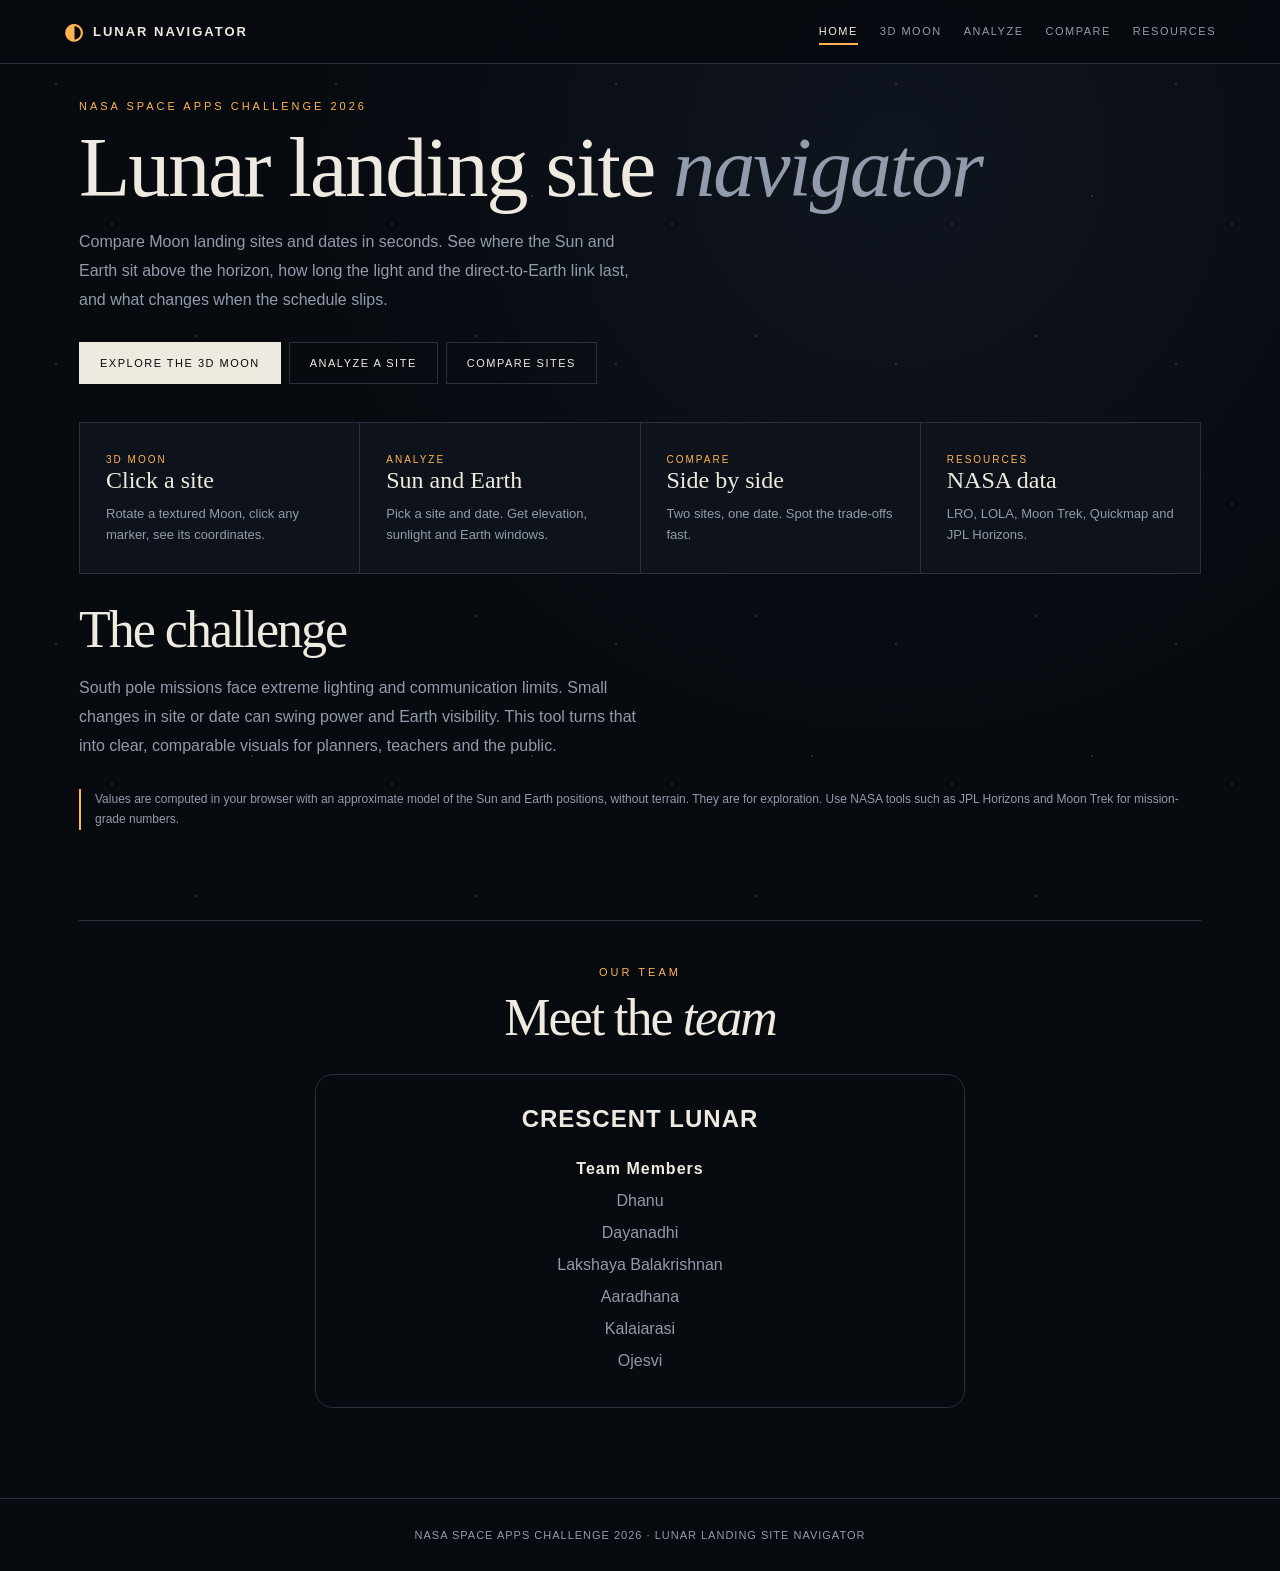
<file: index.html>
<!DOCTYPE html>
<html lang="en">
    <head>
        <meta charset="UTF-8">
        <meta name="viewport" content="width=device-width,initial-scale=1">
        <title>Lunar Navigator | Moon Landing Site Explorer</title>
        <link rel="stylesheet" href="style.css">
    </head>
<body>
<main>
<p class="eyebrow">NASA SPACE APPS CHALLENGE 2026</p>
<h1>Lunar landing site <em>navigator</em></h1>
<p class="lead">Compare Moon landing sites and dates in seconds. See where the Sun and Earth sit above the horizon, how long the light and the direct-to-Earth link last, and what changes when the schedule slips.</p>
<a class="btn p" href="moon.html">EXPLORE THE 3D MOON</a><a class="btn" href="analyze.html">ANALYZE A SITE</a><a class="btn" href="compare.html">COMPARE SITES</a>
<div class="grid g4">
<a class="card" href="moon.html"><span>3D MOON</span><h3>Click a site</h3><p>Rotate a textured Moon, click any marker, see its coordinates.</p></a>
<a class="card" href="analyze.html"><span>ANALYZE</span><h3>Sun and Earth</h3><p>Pick a site and date. Get elevation, sunlight and Earth windows.</p></a>
<a class="card" href="compare.html"><span>COMPARE</span><h3>Side by side</h3><p>Two sites, one date. Spot the trade-offs fast.</p></a>
<a class="card" href="resources.html"><span>RESOURCES</span><h3>NASA data</h3><p>LRO, LOLA, Moon Trek, Quickmap and JPL Horizons.</p></a></div>
<h2>The challenge</h2>
<p class="lead">South pole missions face extreme lighting and communication limits. Small changes in site or date can swing power and Earth visibility. This tool turns that into clear, comparable visuals for planners, teachers and the public.</p>
<div class="note">Values are computed in your browser with an approximate model of the Sun and Earth positions, without terrain. They are for exploration. Use NASA tools such as JPL Horizons and Moon Trek for mission-grade numbers.</div>
<section class="team-section">
    <p class="eyebrow">OUR TEAM</p>
    <h2>Meet the <em>team</em></h2>

    <div class="team-card">
        <h3>CRESCENT LUNAR</h3>

        <p class="team-members">
            <strong>Team Members</strong><br>
            Dhanu<br>
            Dayanadhi<br>
            Lakshaya Balakrishnan<br>
            Aaradhana<br>
            Kalaiarasi<br>
            Ojesvi
        </p>
    </div>
</section>
</main>
<script src="common.js"></script>
</body>
</html>
</file>
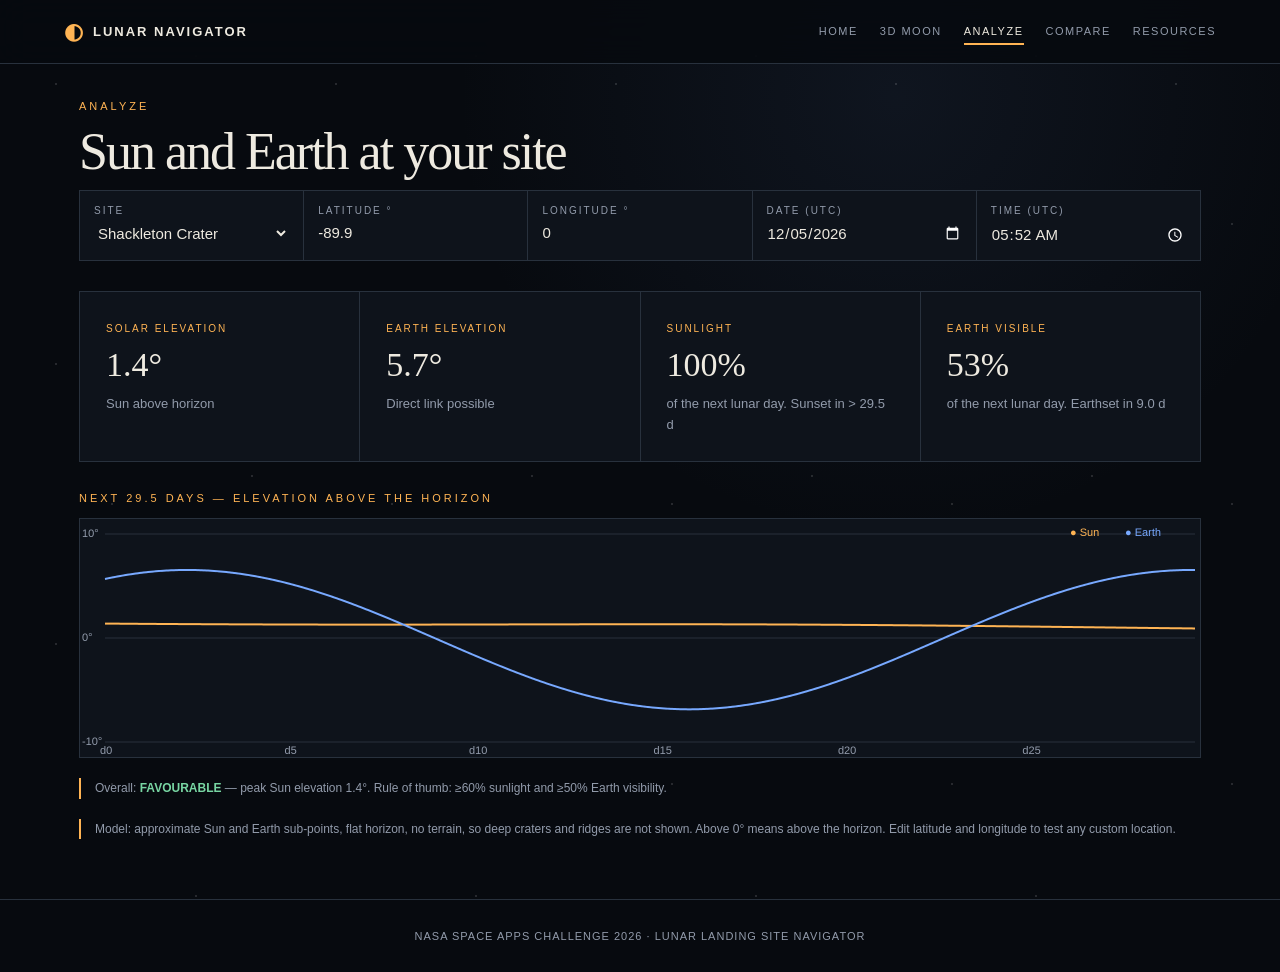
<file: analyze.html>
<!DOCTYPE html><html lang="en"><head><meta charset="UTF-8"><meta name="viewport" content="width=device-width,initial-scale=1"><title>Analyze | Lunar Navigator</title><link rel="stylesheet" href="style.css"></head><body>
<main><p class="eyebrow">ANALYZE</p><h2>Sun and Earth at your site</h2>
<div class="ctl"><label>SITE<select id="site"></select></label><label>LATITUDE °<input id="la" type="number" step="0.01"></label><label>LONGITUDE °<input id="lo" type="number" step="0.01"></label><label>DATE (UTC)<input id="d" type="date"></label><label>TIME (UTC)<input id="t" type="time"></label></div>
<div class="grid g4" id="cards"></div>
<p class="eyebrow">NEXT 29.5 DAYS — ELEVATION ABOVE THE HORIZON</p><canvas class="chart" id="ch"></canvas>
<div class="note" id="ver"></div>
<div class="note">Model: approximate Sun and Earth sub-points, flat horizon, no terrain, so deep craters and ridges are not shown. Above 0° means above the horizon. Edit latitude and longitude to test any custom location.</div></main>
<script src="common.js"></script><script>
const $=id=>document.getElementById(id);$("site").innerHTML=siteOptions();
const [d0,t0]=nowLocal();$("d").value=new Date().toISOString().slice(0,10);$("t").value=new Date().toISOString().slice(11,16);
function setSite(i){$("site").value=i;$("la").value=SITES[i].lat;$("lo").value=SITES[i].lon;run()}
function run(){const la=+$("la").value,lo=+$("lo").value,ms=Date.parse($("d").value+"T"+$("t").value+":00Z");if(isNaN(ms))return;
 const m=metrics(la,lo,ms),c=(l,v,s)=>`<div class="card"><span>${l}</span><b>${v}</b><small>${s}</small></div>`;
 $("cards").innerHTML=c("SOLAR ELEVATION",m.sun.toFixed(1)+"°",m.sun>0?"Sun above horizon":"Sun below horizon")+c("EARTH ELEVATION",m.earth.toFixed(1)+"°",m.earth>0?"Direct link possible":"No direct line to Earth")+
  c("SUNLIGHT",m.sp.toFixed(0)+"%","of the next lunar day. "+m.sunT)+c("EARTH VISIBLE",m.ep.toFixed(0)+"%","of the next lunar day. "+m.earthT);
 $("ver").innerHTML=`Overall: <b class="${m.v[1]}">${m.v[0]}</b> — peak Sun elevation ${m.maxSun.toFixed(1)}°. Rule of thumb: ≥60% sunlight and ≥50% Earth visibility.`;
 chart($("ch"),m.a)}
$("site").onchange=e=>setSite(+e.target.value);["la","lo","d","t"].forEach(i=>$(i).oninput=run);
addEventListener("resize",run);setSite(+(new URLSearchParams(location.search).get("site")||0));
</script></body></html>
</file>
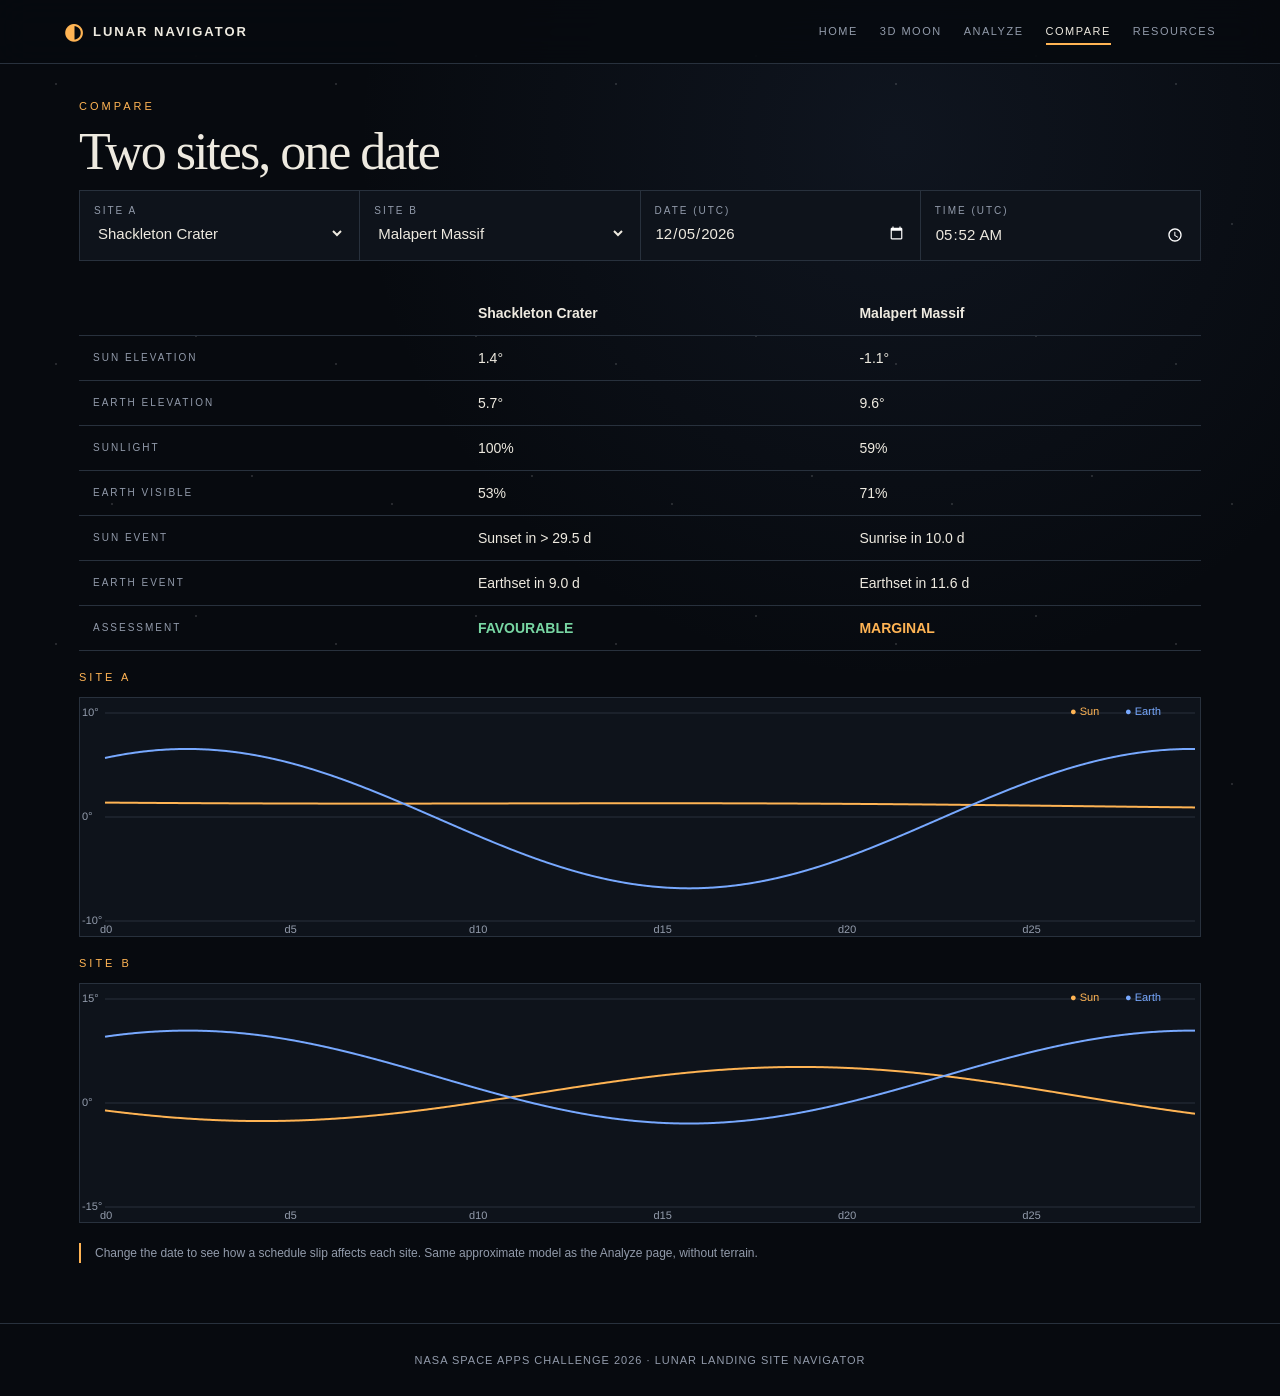
<file: compare.html>
<!DOCTYPE html><html lang="en"><head><meta charset="UTF-8"><meta name="viewport" content="width=device-width,initial-scale=1"><title>Compare | Lunar Navigator</title><link rel="stylesheet" href="style.css"></head><body>
<main><p class="eyebrow">COMPARE</p><h2>Two sites, one date</h2>
<div class="ctl"><label>SITE A<select id="a"></select></label><label>SITE B<select id="b"></select></label><label>DATE (UTC)<input id="d" type="date"></label><label>TIME (UTC)<input id="t" type="time"></label></div>
<div class="grid" style="background:none;border:0;margin-bottom:0"><table id="tb"></table></div>
<p class="eyebrow" style="margin-top:20px">SITE A</p><canvas class="chart" id="c1"></canvas>
<p class="eyebrow" style="margin-top:20px">SITE B</p><canvas class="chart" id="c2"></canvas>
<div class="note">Change the date to see how a schedule slip affects each site. Same approximate model as the Analyze page, without terrain.</div></main>
<script src="common.js"></script><script>
const $=id=>document.getElementById(id);$("a").innerHTML=$("b").innerHTML=siteOptions();$("a").value=0;$("b").value=1;
$("d").value=new Date().toISOString().slice(0,10);$("t").value=new Date().toISOString().slice(11,16);
function run(){const ms=Date.parse($("d").value+"T"+$("t").value+":00Z");if(isNaN(ms))return;
 const A=SITES[$("a").value],B=SITES[$("b").value],a=metrics(A.lat,A.lon,ms),b=metrics(B.lat,B.lon,ms);
 const r=(l,f)=>`<tr><th>${l}</th><td>${f(a)}</td><td>${f(b)}</td></tr>`;
 $("tb").innerHTML=`<tr><th></th><td><b>${A.n}</b></td><td><b>${B.n}</b></td></tr>`+r("SUN ELEVATION",m=>m.sun.toFixed(1)+"°")+r("EARTH ELEVATION",m=>m.earth.toFixed(1)+"°")+
  r("SUNLIGHT",m=>m.sp.toFixed(0)+"%")+r("EARTH VISIBLE",m=>m.ep.toFixed(0)+"%")+r("SUN EVENT",m=>m.sunT)+r("EARTH EVENT",m=>m.earthT)+r("ASSESSMENT",m=>`<b class="${m.v[1]}">${m.v[0]}</b>`);
 chart($("c1"),a.a);chart($("c2"),b.a)}
["a","b","d","t"].forEach(i=>$(i).oninput=run);addEventListener("resize",run);run();
</script></body></html>
</file>
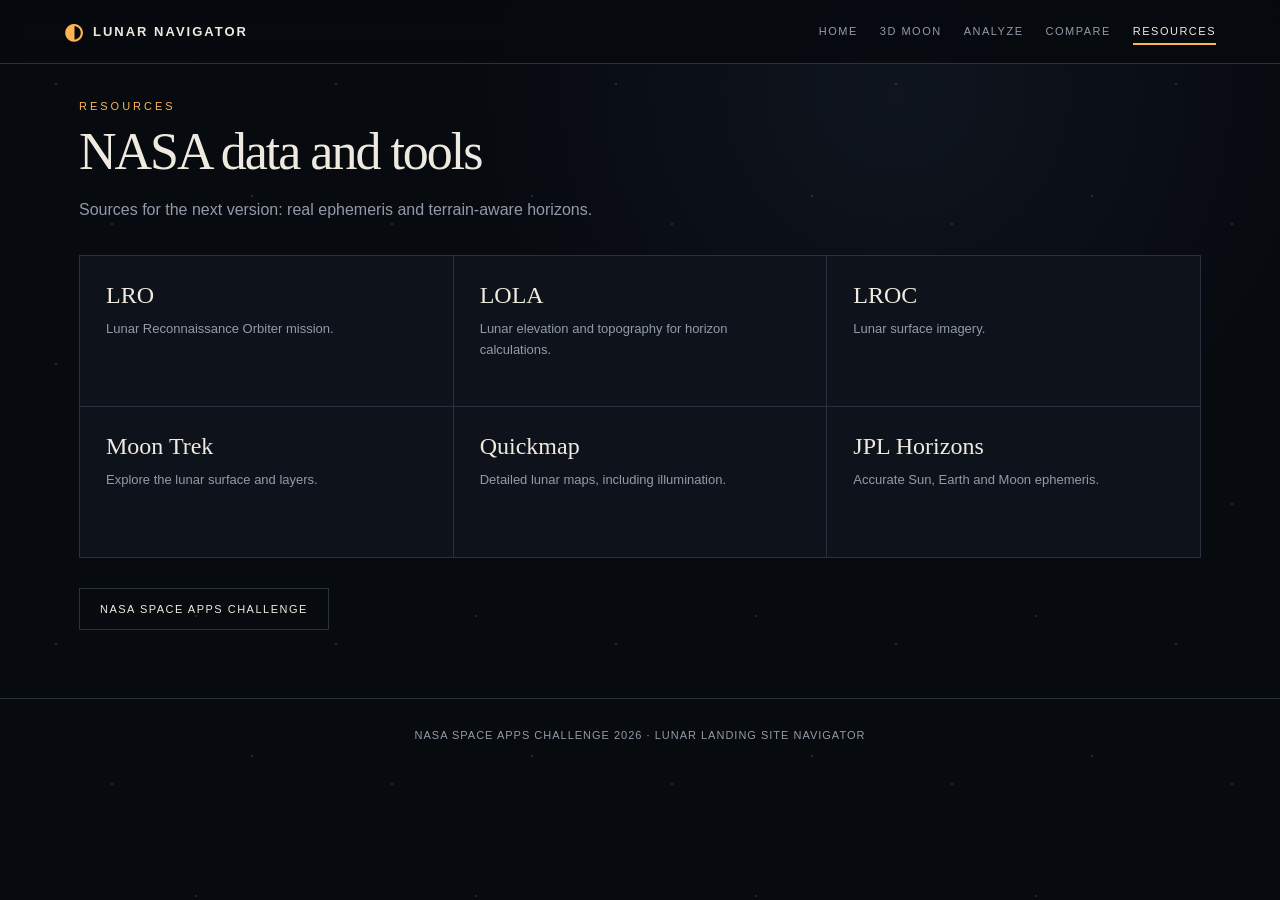
<file: resources.html>
<!DOCTYPE html><html lang="en"><head><meta charset="UTF-8"><meta name="viewport" content="width=device-width,initial-scale=1"><title>Resources | Lunar Navigator</title><link rel="stylesheet" href="style.css"></head><body>
<main><p class="eyebrow">RESOURCES</p><h2>NASA data and tools</h2>
<p class="lead">Sources for the next version: real ephemeris and terrain-aware horizons.</p>
<div class="grid g3">
<a class="card" target="_blank" rel="noopener" href="https://science.nasa.gov/mission/lro/"><h3>LRO</h3><p>Lunar Reconnaissance Orbiter mission.</p></a>
<a class="card" target="_blank" rel="noopener" href="https://science.nasa.gov/mission/lro/lola/"><h3>LOLA</h3><p>Lunar elevation and topography for horizon calculations.</p></a>
<a class="card" target="_blank" rel="noopener" href="https://science.nasa.gov/mission/lro/spacecraft-and-instruments/"><h3>LROC</h3><p>Lunar surface imagery.</p></a>
<a class="card" target="_blank" rel="noopener" href="https://trek.nasa.gov/moon/"><h3>Moon Trek</h3><p>Explore the lunar surface and layers.</p></a>
<a class="card" target="_blank" rel="noopener" href="https://quickmap.lroc.asu.edu/"><h3>Quickmap</h3><p>Detailed lunar maps, including illumination.</p></a>
<a class="card" target="_blank" rel="noopener" href="https://ssd.jpl.nasa.gov/horizons/"><h3>JPL Horizons</h3><p>Accurate Sun, Earth and Moon ephemeris.</p></a></div>
<a class="btn" target="_blank" rel="noopener" href="https://www.spaceappschallenge.org/">NASA SPACE APPS CHALLENGE</a></main>
<script src="common.js"></script></body></html>
</file>
<file: style.css>
:root{--bg:#070a0f;--sf:#0e131b;--sf2:#151c27;--line:#28313d;--text:#eeeae0;--muted:#929bab;--or:#ffb454;--bl:#78a9ff;--gr:#78d6a3;--serif:Georgia,serif;--sans:Inter,"Segoe UI",Arial,sans-serif}
*{margin:0;padding:0;box-sizing:border-box}html{scroll-behavior:smooth}
body{background:radial-gradient(circle at 70% 10%,rgba(65,88,130,.14),transparent 35%),var(--bg);color:var(--text);font-family:var(--sans);min-height:100vh;overflow-x:hidden}
a{color:inherit;text-decoration:none}button,input,select{font:inherit}
.stars{position:fixed;inset:0;z-index:-1;pointer-events:none;opacity:.45;background-size:280px 280px;background-image:radial-gradient(1px 1px at 20% 30%,#fff,transparent),radial-gradient(1px 1px at 70% 20%,#fff,transparent),radial-gradient(1px 1px at 40% 80%,#fff,transparent),radial-gradient(1px 1px at 90% 70%,#fff,transparent)}
.navbar{position:fixed;top:0;left:0;right:0;height:64px;display:flex;align-items:center;justify-content:space-between;padding:0 5%;background:rgba(7,10,15,.85);border-bottom:1px solid var(--line);backdrop-filter:blur(16px);z-index:99}
.logo{font-size:13px;font-weight:700;letter-spacing:2px;display:flex;gap:8px;align-items:center}.logo span{color:var(--or);font-size:22px}
.navbar nav{display:flex;gap:22px}.navbar nav a{color:var(--muted);font-size:11px;letter-spacing:1.5px;padding:6px 0;border-bottom:2px solid transparent}
.navbar nav a:hover,.navbar nav a.on{color:var(--text);border-color:var(--or)}
main{max-width:1250px;margin:auto;padding:100px 5% 60px}
.eyebrow{color:var(--or);font-size:11px;letter-spacing:3px;margin-bottom:14px}
h1,h2{font-family:var(--serif);font-weight:400;letter-spacing:-2px;line-height:1}
h1{font-size:clamp(44px,7vw,84px)}h1 em{color:var(--muted)}h2{font-size:clamp(32px,4.5vw,52px);margin-bottom:12px}
.lead{color:var(--muted);line-height:1.8;max-width:560px;margin:18px 0 28px}
.btn{display:inline-block;padding:14px 20px;border:1px solid var(--line);font-size:11px;letter-spacing:1.5px;margin:0 8px 8px 0;cursor:pointer;background:none;color:var(--text)}
.btn.p{background:var(--text);color:#080a0e;border-color:var(--text)}.btn:hover{border-color:var(--or)}
.grid{display:grid;gap:1px;background:var(--line);border:1px solid var(--line);margin:30px 0}
.g4{grid-template-columns:repeat(4,1fr)}.g3{grid-template-columns:repeat(3,1fr)}.g2{grid-template-columns:1fr 1fr}
.card{background:var(--sf);padding:26px;min-height:150px;display:block}a.card:hover{background:var(--sf2)}
.card h3{font-family:var(--serif);font-weight:400;font-size:24px;margin-bottom:10px}.card p,.card small{color:var(--muted);font-size:13px;line-height:1.6}
.card b{display:block;font-family:var(--serif);font-weight:400;font-size:34px;margin:10px 0}.card span{color:var(--or);font-size:10px;letter-spacing:2px}
.good{color:var(--gr)}.warn{color:var(--or)}.bad{color:#ff7b72}
.moonwrap{display:grid;grid-template-columns:1.6fr 1fr;gap:1px;background:var(--line);border:1px solid var(--line);margin-top:24px}
.moonwrap>div{background:var(--sf)}#c{width:100%;height:600px;display:block;touch-action:none;cursor:grab}
.side{padding:20px;display:flex;flex-direction:column;gap:12px}
.sites button{width:100%;text-align:left;background:none;border:0;border-bottom:1px solid var(--line);color:var(--text);padding:12px 6px;cursor:pointer;font-size:13px}
.sites button small{color:var(--muted);display:block;font-size:11px;margin-top:3px}.sites button.on{border-left:2px solid var(--or);background:rgba(255,255,255,.05)}
.ctl{display:grid;grid-template-columns:repeat(auto-fit,minmax(150px,1fr));gap:1px;background:var(--line);border:1px solid var(--line)}
.ctl label{background:var(--sf);padding:14px;font-size:10px;letter-spacing:2px;color:var(--muted);display:block}
.ctl input,.ctl select{display:block;width:100%;margin-top:8px;background:transparent;color:var(--text);border:0;outline:0;font-size:15px;color-scheme:dark}.ctl select option{background:#0e131b}
canvas.chart{width:100%;height:240px;display:block;background:var(--sf);border:1px solid var(--line)}
table{width:100%;border-collapse:collapse;font-size:14px}td,th{padding:14px;border-bottom:1px solid var(--line);text-align:left}th{color:var(--muted);font-size:10px;letter-spacing:2px;font-weight:400}
.note{color:var(--muted);font-size:12px;line-height:1.7;border-left:2px solid var(--or);padding-left:14px;margin-top:20px}
footer{border-top:1px solid var(--line);padding:30px 5%;color:var(--muted);font-size:11px;letter-spacing:1px;text-align:center}
@media(max-width:900px){.navbar nav{gap:12px}.navbar nav a{font-size:9px}.logo b{display:none}.g4,.g3,.g2,.moonwrap{grid-template-columns:1fr 1fr}.moonwrap{grid-template-columns:1fr}#c{height:420px}}
@media(max-width:560px){.g4,.g3,.g2{grid-template-columns:1fr}.navbar nav a:nth-child(n+4){display:none}}
:root{--bg:#070a0f;--sf:#0e131b;--sf2:#151c27;--line:#28313d;--text:#eeeae0;--muted:#929bab;--or:#ffb454;--bl:#78a9ff;--gr:#78d6a3;--serif:Georgia,serif;--sans:Inter,"Segoe UI",Arial,sans-serif}
*{margin:0;padding:0;box-sizing:border-box}html{scroll-behavior:smooth}
body{background:radial-gradient(circle at 70% 10%,rgba(65,88,130,.14),transparent 35%),var(--bg);color:var(--text);font-family:var(--sans);min-height:100vh;overflow-x:hidden}
a{color:inherit;text-decoration:none}button,input,select{font:inherit}
.stars{position:fixed;inset:0;z-index:-1;pointer-events:none;opacity:.45;background-size:280px 280px;background-image:radial-gradient(1px 1px at 20% 30%,#fff,transparent),radial-gradient(1px 1px at 70% 20%,#fff,transparent),radial-gradient(1px 1px at 40% 80%,#fff,transparent),radial-gradient(1px 1px at 90% 70%,#fff,transparent)}
.navbar{position:fixed;top:0;left:0;right:0;height:64px;display:flex;align-items:center;justify-content:space-between;padding:0 5%;background:rgba(7,10,15,.85);border-bottom:1px solid var(--line);backdrop-filter:blur(16px);z-index:99}
.logo{font-size:13px;font-weight:700;letter-spacing:2px;display:flex;gap:8px;align-items:center}.logo span{color:var(--or);font-size:22px}
.navbar nav{display:flex;gap:22px}.navbar nav a{color:var(--muted);font-size:11px;letter-spacing:1.5px;padding:6px 0;border-bottom:2px solid transparent}
.navbar nav a:hover,.navbar nav a.on{color:var(--text);border-color:var(--or)}
main{max-width:1250px;margin:auto;padding:100px 5% 60px}
.eyebrow{color:var(--or);font-size:11px;letter-spacing:3px;margin-bottom:14px}
h1,h2{font-family:var(--serif);font-weight:400;letter-spacing:-2px;line-height:1}
h1{font-size:clamp(44px,7vw,84px)}h1 em{color:var(--muted)}h2{font-size:clamp(32px,4.5vw,52px);margin-bottom:12px}
.lead{color:var(--muted);line-height:1.8;max-width:560px;margin:18px 0 28px}
.btn{display:inline-block;padding:14px 20px;border:1px solid var(--line);font-size:11px;letter-spacing:1.5px;margin:0 8px 8px 0;cursor:pointer;background:none;color:var(--text)}
.btn.p{background:var(--text);color:#080a0e;border-color:var(--text)}.btn:hover{border-color:var(--or)}
.grid{display:grid;gap:1px;background:var(--line);border:1px solid var(--line);margin:30px 0}
.g4{grid-template-columns:repeat(4,1fr)}.g3{grid-template-columns:repeat(3,1fr)}.g2{grid-template-columns:1fr 1fr}
.card{background:var(--sf);padding:26px;min-height:150px;display:block}a.card:hover{background:var(--sf2)}
.card h3{font-family:var(--serif);font-weight:400;font-size:24px;margin-bottom:10px}.card p,.card small{color:var(--muted);font-size:13px;line-height:1.6}
.card b{display:block;font-family:var(--serif);font-weight:400;font-size:34px;margin:10px 0}.card span{color:var(--or);font-size:10px;letter-spacing:2px}
.good{color:var(--gr)}.warn{color:var(--or)}.bad{color:#ff7b72}
.moonwrap{display:grid;grid-template-columns:1.6fr 1fr;gap:1px;background:var(--line);border:1px solid var(--line);margin-top:24px}
.moonwrap>div{background:var(--sf)}#c{width:100%;height:600px;display:block;touch-action:none;cursor:grab}
.side{padding:20px;display:flex;flex-direction:column;gap:12px}
.sites button{width:100%;text-align:left;background:none;border:0;border-bottom:1px solid var(--line);color:var(--text);padding:12px 6px;cursor:pointer;font-size:13px}
.sites button small{color:var(--muted);display:block;font-size:11px;margin-top:3px}.sites button.on{border-left:2px solid var(--or);background:rgba(255,255,255,.05)}
.ctl{display:grid;grid-template-columns:repeat(auto-fit,minmax(150px,1fr));gap:1px;background:var(--line);border:1px solid var(--line)}
.ctl label{background:var(--sf);padding:14px;font-size:10px;letter-spacing:2px;color:var(--muted);display:block}
.ctl input,.ctl select{display:block;width:100%;margin-top:8px;background:transparent;color:var(--text);border:0;outline:0;font-size:15px;color-scheme:dark}.ctl select option{background:#0e131b}
canvas.chart{width:100%;height:240px;display:block;background:var(--sf);border:1px solid var(--line)}
table{width:100%;border-collapse:collapse;font-size:14px}td,th{padding:14px;border-bottom:1px solid var(--line);text-align:left}th{color:var(--muted);font-size:10px;letter-spacing:2px;font-weight:400}
.note{color:var(--muted);font-size:12px;line-height:1.7;border-left:2px solid var(--or);padding-left:14px;margin-top:20px}
footer{border-top:1px solid var(--line);padding:30px 5%;color:var(--muted);font-size:11px;letter-spacing:1px;text-align:center}
@media(max-width:900px){.navbar nav{gap:12px}.navbar nav a{font-size:9px}.logo b{display:none}.g4,.g3,.g2,.moonwrap{grid-template-columns:1fr 1fr}.moonwrap{grid-template-columns:1fr}#c{height:420px}}
@media(max-width:560px){.g4,.g3,.g2{grid-template-columns:1fr}.navbar nav a:nth-child(n+4){display:none}}
.team-section {
    margin-top: 90px;
    padding-top: 45px;
    padding-bottom: 30px;
    border-top: 1px solid var(--line);
    text-align: center;
}

.team-section h2 {
    margin-bottom: 30px;
}

.team-card {
    max-width: 650px;
    margin: 0 auto;
    padding: 30px;
    border: 1px solid var(--line);
    border-radius: 18px;
    background: var(--surface);
}

.team-card h3 {
    margin-bottom: 20px;
    font-size: 1.5rem;
    letter-spacing: 1px;
}

.team-members {
    line-height: 2;
    color: var(--muted);
}

.team-members strong {
    color: var(--text);
    letter-spacing: 1px;
}
</file>
